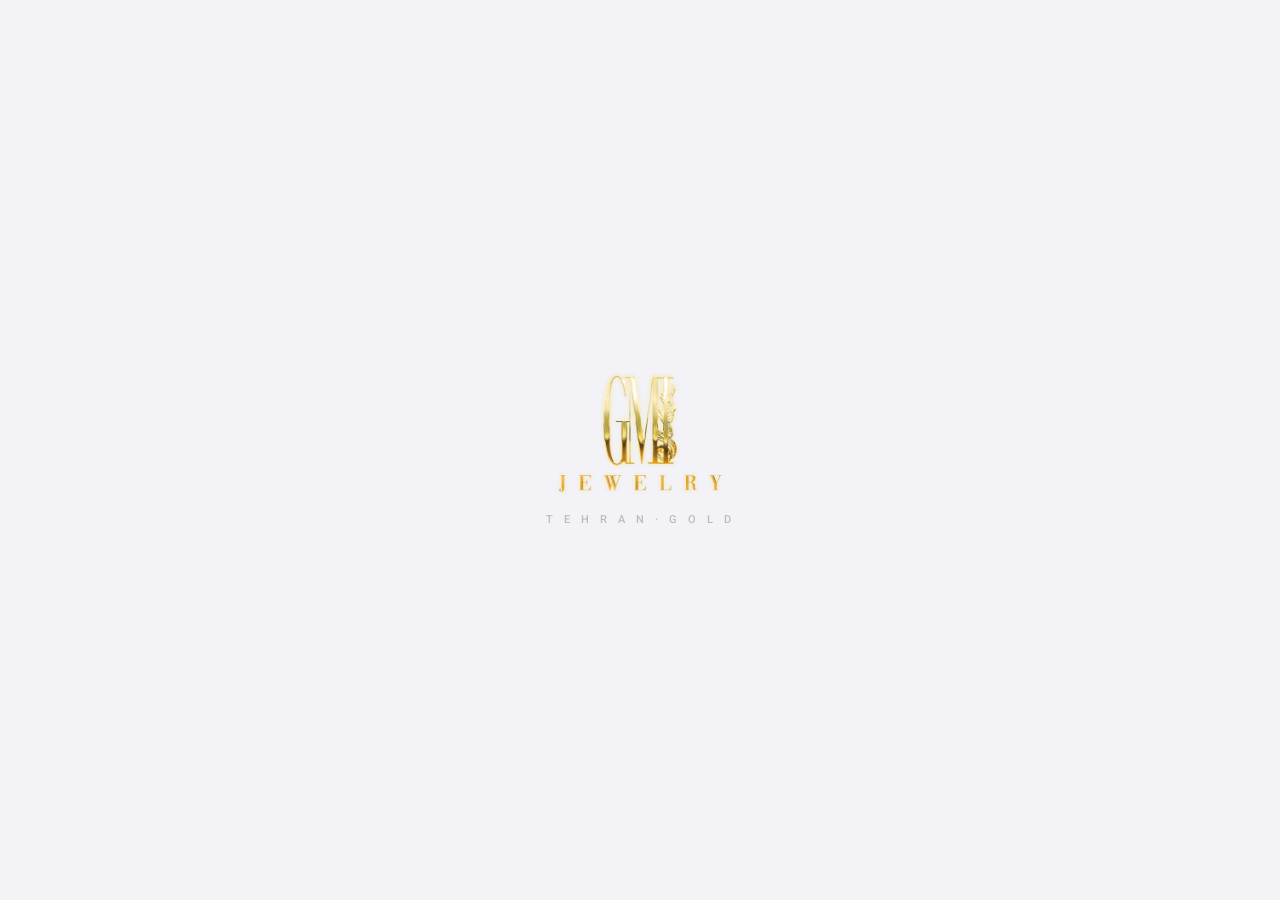
<file: index.html>
<!DOCTYPE html>
<html lang="fa" dir="rtl">
<head>
<meta charset="utf-8" />
<meta name="viewport" content="width=device-width, initial-scale=1, viewport-fit=cover, maximum-scale=1" />
<title>GMI Jewelry — بازار طلا</title>
<meta name="description" content="GMI Jewelry — بازار طلای لحظه‌ای؛ خرید و فروش طلا و سکه به‌صورت آنی." />

<!-- install / standalone -->
<meta name="apple-mobile-web-app-capable" content="yes" />
<meta name="mobile-web-app-capable" content="yes" />
<meta name="apple-mobile-web-app-status-bar-style" content="black-translucent" />
<meta name="apple-mobile-web-app-title" content="GMI" />
<meta name="theme-color" content="#0C0B0A" media="(prefers-color-scheme: dark)" />
<meta name="theme-color" content="#F2F2F7" media="(prefers-color-scheme: light)" />
<link rel="apple-touch-icon" href="assets/icon-180.png" />
<link rel="icon" type="image/png" sizes="32x32" href="assets/favicon-32.png" />
<link rel="manifest" href="manifest.json" />

<!-- WhatsApp / social preview -->
<meta property="og:type" content="website" />
<meta property="og:site_name" content="GMI Jewelry" />
<meta property="og:title" content="GMI Jewelry — بازار طلا" />
<meta property="og:description" content="نسخه اولیه اپلیکیشن GMI: بازار طلای لحظه‌ای، خرید و فروش طلا و سکه." />
<meta property="og:url" content="https://dannygmi.github.io/gmi-jewelry/" />
<meta property="og:image" content="https://dannygmi.github.io/gmi-jewelry/assets/og-image.png" />
<meta property="og:image:width" content="1200" />
<meta property="og:image:height" content="630" />
<meta name="twitter:card" content="summary_large_image" />
<meta name="twitter:title" content="GMI Jewelry — بازار طلا" />
<meta name="twitter:image" content="https://dannygmi.github.io/gmi-jewelry/assets/og-image.png" />

<link rel="stylesheet" href="assets/fonts.css" />
<link rel="stylesheet" href="assets/tokens.css" />
<link rel="stylesheet" href="assets/app.css" />
<style>
  .iconbtn .ic-sun{display:none}
  [data-theme="dark"] .iconbtn .ic-sun{display:block}
  [data-theme="dark"] .iconbtn .ic-moon{display:none}
  [data-theme="light"] .iconbtn .ic-moon{display:block}
  [data-theme="light"] .iconbtn .ic-sun{display:none}
</style>
</head>
<body>
<div class="phone" data-view="onboarding">

  <!-- SPLASH -->
  <div class="splash" id="splash">
    <img src="assets/brand/gmi-lockup.png" alt="GMI Jewelry" />
    <div class="tag">T E H R A N · G O L D</div>
  </div>

  <!-- ONBOARDING -->
  <section class="onb" data-onb>
    <img class="logo" src="assets/brand/gmi-lockup.png" alt="GMI Jewelry" />
    <h1>به GMI خوش آمدید</h1>
    <p>بازار طلای لحظه‌ای، خرید و فروش امن. شماره موبایل خود را وارد کنید.</p>
    <div class="phone-field"><span class="cc">+۹۸</span><input inputmode="numeric" value="۰۹۱۹ ۷۲۶ ۶۹۹۳" aria-label="شماره موبایل" /></div>
    <div class="otp">
      <input data-otp inputmode="numeric" maxlength="1" value="۴" />
      <input data-otp inputmode="numeric" maxlength="1" value="۸" />
      <input data-otp inputmode="numeric" maxlength="1" value="۲" />
      <input data-otp inputmode="numeric" maxlength="1" placeholder="·" />
    </div>
    <div class="foot">
      <button class="btn btn-gold" data-enter>ورود به بازار</button>
      <p style="font-size:12px;margin-top:14px;color:var(--label-3)">با ورود، شرایط استفاده را می‌پذیرید</p>
    </div>
  </section>

  <!-- NAV BAR (persistent) -->
  <div class="navbar" data-appchrome>
    <div class="brand"><img src="assets/brand/gmi-mark.png" alt="GMI" /></div>
    <div class="inline-title" data-inline-title>بازار</div>
    <button class="iconbtn" data-theme-toggle aria-label="تغییر تم">
      <svg class="ic-sun" viewBox="0 0 24 24"><circle cx="12" cy="12" r="4"/><path d="M12 2v2M12 20v2M4 12H2M22 12h-2M5 5l1.5 1.5M17.5 17.5 19 19M19 5l-1.5 1.5M6.5 17.5 5 19"/></svg>
      <svg class="ic-moon" viewBox="0 0 24 24"><path d="M21 12.8A9 9 0 1 1 11.2 3a7 7 0 0 0 9.8 9.8z"/></svg>
    </button>
  </div>

  <main class="app-scroll" data-appchrome>

    <!-- ===== بازار / MARKET ===== -->
    <section data-screen="market" class="active" data-title="بازار">
      <div class="large"><h1>بازار</h1><div class="sub"><span class="live-dot"></span>بازار باز است · شنبه ۶ تیر</div></div>

      <div class="rail">
        <div class="spot"><div class="k">طلای ۱۸</div><div class="v num">۴٬۱۸۲٬۰۰۰</div><div class="d up num">+۰٫۸۴٪</div></div>
        <div class="spot"><div class="k">سکه امامی</div><div class="v num">۴۸٬۶۵۰٬۰۰۰</div><div class="d up num">+۱٫۱۲٪</div></div>
        <div class="spot"><div class="k">مظنه آبشده</div><div class="v num">۲۳٬۰۱۸٬۰۰۰</div><div class="d up num">+۰٫۷۹٪</div></div>
        <div class="spot"><div class="k">دلار</div><div class="v num">۸۹٬۴۰۰</div><div class="d down num">−۰٫۱۱٪</div></div>
        <div class="spot"><div class="k">اونس جهانی</div><div class="v num">۳٬۳۹۸ $</div><div class="d up num">+۰٫۳۲٪</div></div>
      </div>

      <div class="ghead">آبشده</div>
      <div class="group">
        <div class="row" data-open="product" data-product="naqdi1">
          <div class="lead"><b>نقدی یک</b><span>هر گرم ۷۵۰</span></div>
          <canvas class="rsp mid" data-spark="naqdi1"></canvas>
          <div class="trail"><span class="val num" data-pricecell>۴٬۱۸۲٬۰۰۰</span><span class="pill up num">+۰٫۸۴٪</span></div>
        </div>
        <div class="row" data-open="product" data-product="naqdi2">
          <div class="lead"><b>نقدی ۲</b><span>تحویل ۷ تیر</span></div>
          <canvas class="rsp mid" data-spark="naqdi2"></canvas>
          <div class="trail"><span class="val num" data-pricecell>۴٬۱۸۰٬۵۰۰</span><span class="pill up num">+۰٫۷۹٪</span></div>
        </div>
      </div>

      <div class="ghead">سکه</div>
      <div class="group">
        <div class="row" data-open="product" data-product="emami">
          <div class="lead"><b>امامی جدید</b><span>طرح جدید</span></div>
          <canvas class="rsp mid" data-spark="emami"></canvas>
          <div class="trail"><span class="val num" data-pricecell>۴۸٬۶۵۰٬۰۰۰</span><span class="pill up num">+۱٫۱۲٪</span></div>
        </div>
        <div class="row" data-open="product" data-product="tamam">
          <div class="lead"><b>تمام قدیم</b><span>طرح قدیم</span></div>
          <canvas class="rsp mid" data-spark="tamam"></canvas>
          <div class="trail"><span class="val num" data-pricecell>۴۷٬۸۰۰٬۰۰۰</span><span class="pill up num">+۰٫۴۱٪</span></div>
        </div>
        <div class="row" data-open="product" data-product="nim">
          <div class="lead"><b>نیم جدید</b><span>طرح جدید</span></div>
          <canvas class="rsp mid" data-spark="nim"></canvas>
          <div class="trail"><span class="val num" data-pricecell>۲۵٬۲۰۰٬۰۰۰</span><span class="pill down num">−۰٫۲۲٪</span></div>
        </div>
        <div class="row" data-open="product" data-product="rob">
          <div class="lead"><b>ربع جدید</b><span>طرح جدید</span></div>
          <canvas class="rsp mid" data-spark="rob"></canvas>
          <div class="trail"><span class="val num" data-pricecell>۱۵٬۸۰۰٬۰۰۰</span><span class="pill down num">−۰٫۳۵٪</span></div>
        </div>
      </div>
    </section>

    <!-- ===== سفارش / ORDERS ===== -->
    <section data-screen="orders" data-title="سفارش‌ها">
      <div class="large"><h1>سفارش‌ها</h1></div>
      <div class="filterbar"><div class="seg"><button aria-selected="true">امروز</button><button>۷ روز</button><button>۳۰ روز</button></div></div>
      <div class="group">
        <div class="row"><div class="lead"><b>خرید · نقدی یک</b><span>۵ گرم · ۱۴:۰۲ · #۱۱۳</span></div>
          <div class="trail"><span class="val num">۲۰٬۹۱۰٬۰۰۰</span><span class="st done">انجام شد</span></div></div>
        <div class="row"><div class="lead"><b>فروش · ربع جدید</b><span>۲ عدد · ۱۳:۴۱ · #۱۱۲</span></div>
          <div class="trail"><span class="val num">۳۱٬۳۰۰٬۰۰۰</span><span class="st done">انجام شد</span></div></div>
        <div class="row"><div class="lead"><b>خرید · امامی جدید</b><span>۱ عدد · دیروز ۱۸:۲۰ · #۱۱۱</span></div>
          <div class="trail"><span class="val num">۴۸٬۶۵۰٬۰۰۰</span><span class="st rejected">رد قیمت</span></div></div>
      </div>
    </section>

    <!-- ===== گردش / TRANSACTIONS ===== -->
    <section data-screen="transactions" data-title="گردش حساب">
      <div class="large"><h1>گردش حساب</h1></div>
      <div class="ghead">یکشنبه ۳۱ خرداد</div>
      <div class="group">
        <div class="lrow2"><span class="licon debit"><svg viewBox="0 0 24 24"><path d="M12 5v14M5 12l7 7 7-7"/></svg></span>
          <div class="li"><b>پرداخت · سکه امامی</b><span>۱ عدد · سند ۴۹۳۹۱</span></div>
          <div class="la"><div class="amt debit num">−۴۸٬۶۵۰٬۰۰۰</div><div class="u">ریال</div></div></div>
        <div class="lrow2"><span class="licon debit"><svg viewBox="0 0 24 24"><path d="M12 5v14M5 12l7 7 7-7"/></svg></span>
          <div class="li"><b>خرید · نقدی یک</b><span>۵۰ گرم · فی ۴٬۱۸۲٬۰۰۰</span></div>
          <div class="la"><div class="amt debit num">−۲۰۹٬۱۰۰٬۰۰۰</div><div class="u">ریال</div></div></div>
      </div>
      <div class="ghead">چهارشنبه ۲۷ خرداد</div>
      <div class="group">
        <div class="lrow2"><span class="licon credit"><svg viewBox="0 0 24 24"><path d="M12 19V5M5 12l7-7 7 7"/></svg></span>
          <div class="li"><b>فروش · پولی کردن امامی</b><span>سند ۴۹۳۹۱</span></div>
          <div class="la"><div class="amt credit num">+۱٬۵۷۵٬۰۰۰٬۰۰۰</div><div class="u">ریال</div></div></div>
        <div class="lrow2"><span class="licon credit"><svg viewBox="0 0 24 24"><path d="M12 19V5M5 12l7-7 7 7"/></svg></span>
          <div class="li"><b>دریافت · تسویه نقدی</b><span>سند ۴۹۳۱۲</span></div>
          <div class="la"><div class="amt credit num">+۸۲۰٬۰۰۰٬۰۰۰</div><div class="u">ریال</div></div></div>
      </div>
    </section>

    <!-- ===== مانده / BALANCE ===== -->
    <section data-screen="balance" data-title="مانده">
      <div class="large"><h1>مانده</h1></div>
      <div class="gold-card">
        <img class="gc-seal" src="assets/brand/gmi-mark.png" alt="" />
        <div class="gc-k">موجودی طلا</div>
        <div class="gc-big"><span class="num ltr">۱۵۲٫۳۰۰</span> <span class="u">گرم</span></div>
        <div class="gc-sub"><span class="ltr">▲ ۱٫۰۶٪</span> امروز · <span class="num ltr">+۶٬۹۴۰٬۰۰۰</span> تومان</div>
        <canvas class="gc-area" data-area="gold"></canvas>
      </div>
      <div class="quick">
        <button class="qa" data-open="product" data-product="naqdi1"><span class="c"><svg viewBox="0 0 24 24"><path d="M12 5v14M5 12h14"/></svg></span>خرید</button>
        <button class="qa"><span class="c"><svg viewBox="0 0 24 24"><path d="M7 7h13l-3-3M17 17H4l3 3"/></svg></span>تبدیل</button>
        <button class="qa"><span class="c"><svg viewBox="0 0 24 24"><path d="M22 2 11 13M22 2l-7 20-4-9-9-4 20-7z"/></svg></span>انتقال</button>
        <button class="qa" data-go="transactions"><span class="c"><svg viewBox="0 0 24 24"><rect x="4" y="4" width="16" height="16" rx="3"/><path d="M8 10h8M8 14h5"/></svg></span>گردش</button>
      </div>
      <div class="ghead">دارایی‌ها</div>
      <div class="group">
        <div class="row"><div class="lead"><b>طلا</b><span>۱۵۲٫۳۰۰ گرم</span></div>
          <div class="trail"><span class="val num">۶۳۶٬۹۱۸٬۶۰۰</span><span class="val-sub">ارزش روز · تومان</span></div></div>
        <div class="row"><div class="lead"><b>ریال</b><span>موجودی نقدی</span></div>
          <div class="trail"><span class="val num">۲٬۸۴۷٬۵۰۰٬۰۰۰</span><span class="val-sub">تومان</span></div></div>
      </div>
      <div class="ghead">امروز</div>
      <div class="group">
        <div class="row"><div class="lead"><b>اسپرد ثبت‌شده</b><span>سود معاملات امروز</span></div>
          <div class="trail"><span class="val num ltr" style="color:var(--up)">+۱٬۲۴۰٬۰۰۰</span><span class="val-sub">تومان</span></div></div>
        <div class="row"><div class="lead"><b>ارزش کل پرتفوی</b><span>طلا + ریال</span></div>
          <div class="trail"><span class="val num">۳٬۴۸۴٬۴۱۸٬۶۰۰</span><span class="val-sub">تومان</span></div></div>
      </div>
    </section>

    <!-- ===== چت / CHAT ===== -->
    <section data-screen="chat" data-title="گفتگو">
      <div class="large"><h1>گفتگو</h1></div>
      <div class="chat-sections">
        <button class="active">مالی</button><button>حسابداری</button><button>سفارش</button><button>بنکداری تهران</button><button>عمومی</button>
      </div>
      <div class="chat-list" data-chat-list>
        <div class="bubble them"><div class="bubble-text">سلام، خدمت شما. بفرمایید.</div><div class="bubble-meta">۱۰:۱۲ · پشتیبانی</div></div>
        <div class="bubble me"><div class="bubble-text">سلام خسته نباشید</div><div class="bubble-meta">۱۰:۱۳</div></div>
        <div class="bubble me"><div class="bubble-text">لطفاً پرینت حساب وزنی از اول سال ارسال بفرمایید</div><div class="bubble-meta">۱۰:۱۳</div></div>
        <div class="bubble them"><div class="attach"><div class="ic">PDF</div><div><div style="font-size:14px;font-weight:600">TRIMsC.pdf</div><div style="font-size:12px;color:var(--label-2)">۲٫۳ مگابایت</div></div></div><div class="bubble-meta">۱۲:۱۲ · حسابداری</div></div>
        <div class="bubble them"><div class="bubble-text">فرستادم خدمتتان. در خدمتیم.</div><div class="bubble-meta">۱۲:۱۳ · حسابداری</div></div>
      </div>
      <form class="composer" data-chat-form>
        <input data-chat-input placeholder="پیام بنویسید…" aria-label="پیام" />
        <button class="send" type="submit" aria-label="ارسال"><svg viewBox="0 0 24 24" fill="none" stroke="currentColor" stroke-width="2"><path d="M22 2 11 13M22 2l-7 20-4-9-9-4 20-7z"/></svg></button>
      </form>
    </section>

  </main>

  <!-- TAB BAR -->
  <nav class="tabbar" data-appchrome>
    <button class="tab active" data-tab="market"><svg viewBox="0 0 24 24"><path d="M4 19V5M9 19V11M14 19v-6M19 19V8"/></svg><span>بازار</span></button>
    <button class="tab" data-tab="orders"><svg viewBox="0 0 24 24"><rect x="5" y="3" width="14" height="18" rx="2.5"/><path d="M9 8h6M9 12h6M9 16h4"/></svg><span>سفارش</span></button>
    <button class="tab" data-tab="transactions"><svg viewBox="0 0 24 24"><path d="M7 7h13l-3-3M17 17H4l3 3"/></svg><span>گردش</span></button>
    <button class="tab" data-tab="balance"><svg viewBox="0 0 24 24"><rect x="3" y="6" width="18" height="13" rx="2.5"/><path d="M3 10.5h18M16 14h2.5"/></svg><span>مانده</span></button>
    <button class="tab" data-tab="chat"><svg viewBox="0 0 24 24"><path d="M21 15a2 2 0 0 1-2 2H8l-4 4V5a2 2 0 0 1 2-2h13a2 2 0 0 1 2 2z"/></svg><span>چت</span></button>
  </nav>

  <!-- PRODUCT SHEET -->
  <div data-sheet="product">
    <div class="scrim"></div>
    <div class="sheet-card">
      <div class="grabber"></div>
      <div class="sheet-pad">
        <div class="sheet-head">
          <div><div class="t" data-pf="name">نقدی یک</div><div class="s" data-pf="sub">هر گرم ۷۵۰</div></div>
          <button class="xbtn" data-close aria-label="بستن">✕</button>
        </div>
        <div class="detail-price"><span class="p num" data-pf="buy">۴٬۱۸۲٬۰۰۰</span><span class="delta up num" data-pf="change">+۰٫۸۴٪</span></div>
        <div class="chartwrap"><canvas data-chart="candles"></canvas></div>
        <div class="seg" style="margin:6px 0 16px"><button aria-selected="true">۱ روز</button><button>۱ هفته</button><button>۱ ماه</button><button>۱ سال</button></div>

        <div class="group" style="margin-inline:0">
          <div class="lrow"><span class="l">فروش</span><span class="v num" data-pf="sell">۴٬۱۶۵٬۰۰۰</span></div>
          <div class="lrow"><span class="l">اسپرد</span><span class="v num" data-pf="spread">۱۷٬۰۰۰</span></div>
          <div class="lrow"><span class="l">مظنه</span><span class="v num" data-pf="premium">+۱٫۲۰٪</span></div>
        </div>

        <div class="seg seg--buy" style="margin-top:16px">
          <button data-side="buy" aria-selected="true">خرید</button>
          <button data-side="sell" aria-selected="false">فروش</button>
        </div>

        <div class="group" style="margin-inline:0;margin-top:12px">
          <div class="field"><span class="fl">مقدار (<span data-conv="unit">گرم</span>)</span>
            <input data-conv="gram" inputmode="decimal" placeholder="۵" />
            <div class="stepper"><button data-step="down">−</button><button data-step="up">+</button></div></div>
          <div class="lrow"><span class="l">مبلغ کل</span><span class="v num" data-conv="total">۰ تومان</span></div>
        </div>
        <div class="gfoot" data-conv="minmax">از ۱ تا ۲۰۰۰ گرم</div>

        <button class="btn btn-gold" data-confirm-open style="margin-top:16px">ادامه</button>
      </div>
    </div>
  </div>

  <!-- CONFIRM / QUOTE-LOCK -->
  <div data-sheet="confirm">
    <div class="scrim"></div>
    <div class="lock-card">
      <div class="grabber"></div>
      <div class="lock-inner">
        <div data-confirmbody>
          <img class="seal" src="assets/brand/gmi-mark.png" alt="" />
          <div class="lock-dir"><b data-cf="side">خرید</b> · <span data-cf="name">نقدی یک</span></div>
          <div class="lock-price"><span class="num" data-cf="totalbig">۲۰٬۹۱۰٬۰۰۰</span> <span class="cur">تومان</span></div>

          <div class="lock-rows">
            <div class="lrow"><span class="l">مقدار</span><span class="v num" data-cf="qty">۵ گرم</span></div>
            <div class="lrow"><span class="l">فی واحد</span><span class="v num" data-cf="price">۴٬۱۸۲٬۰۰۰</span></div>
            <div class="lrow"><span class="l">اسپرد</span><span class="v num" data-cf="spread">۱۷٬۰۰۰</span></div>
          </div>

          <div class="lock-ring">
            <svg width="108" height="108" viewBox="0 0 108 108"><circle class="track" cx="54" cy="54" r="48"></circle><circle class="prog" id="cdRing" cx="54" cy="54" r="48"></circle></svg>
            <div class="cd"><b id="cdNum">۳۰</b><span>ثانیه</span></div>
          </div>

          <div class="irrev" data-cf="state">قیمت برای شما قفل شده است. پس از تأیید، <b>معامله قابل لغو نیست.</b></div>
          <button class="btn btn-gold hold" data-holdbtn><span class="fill" data-holdfill></span><span>نگه دارید تا تأیید شود</span></button>
          <div class="hold-hint">برای امنیت، دکمه را لمس کرده و نگه دارید</div>
          <button class="btn btn-text" data-close style="margin-top:6px">انصراف</button>
        </div>
        <div class="lock-result" data-result>
          <div class="ok">✓</div>
          <div style="font-size:22px;font-weight:700">سفارش ثبت شد</div>
          <p style="color:var(--label-2);font-size:15px;margin:8px 0 0">قیمت قفل شد و سفارش برای دلال ارسال شد.</p>
          <button class="btn btn-gold" data-go="market" style="margin-top:24px">بازگشت به بازار</button>
        </div>
      </div>
    </div>
  </div>

</div>

<script src="assets/data.js"></script>
<script src="assets/charts.js"></script>
<script src="assets/app.js"></script>
<script>
  (function(){
    var root=document.documentElement, phone=document.querySelector('.phone'), splash=document.getElementById('splash');
    if(!root.dataset.theme) root.dataset.theme = matchMedia('(prefers-color-scheme: light)').matches ? 'light' : 'dark';
    setTimeout(function(){ if(splash){ splash.style.transition='opacity .5s'; splash.style.opacity='0'; setTimeout(function(){ splash.style.display='none'; },520);} }, 1400);
    var enter=document.querySelector('[data-enter]');
    if(enter) enter.addEventListener('click', function(){ phone.setAttribute('data-view','app'); if(window.APP) window.APP.showScreen('market'); });
  })();
</script>
</body>
</html>
</file>
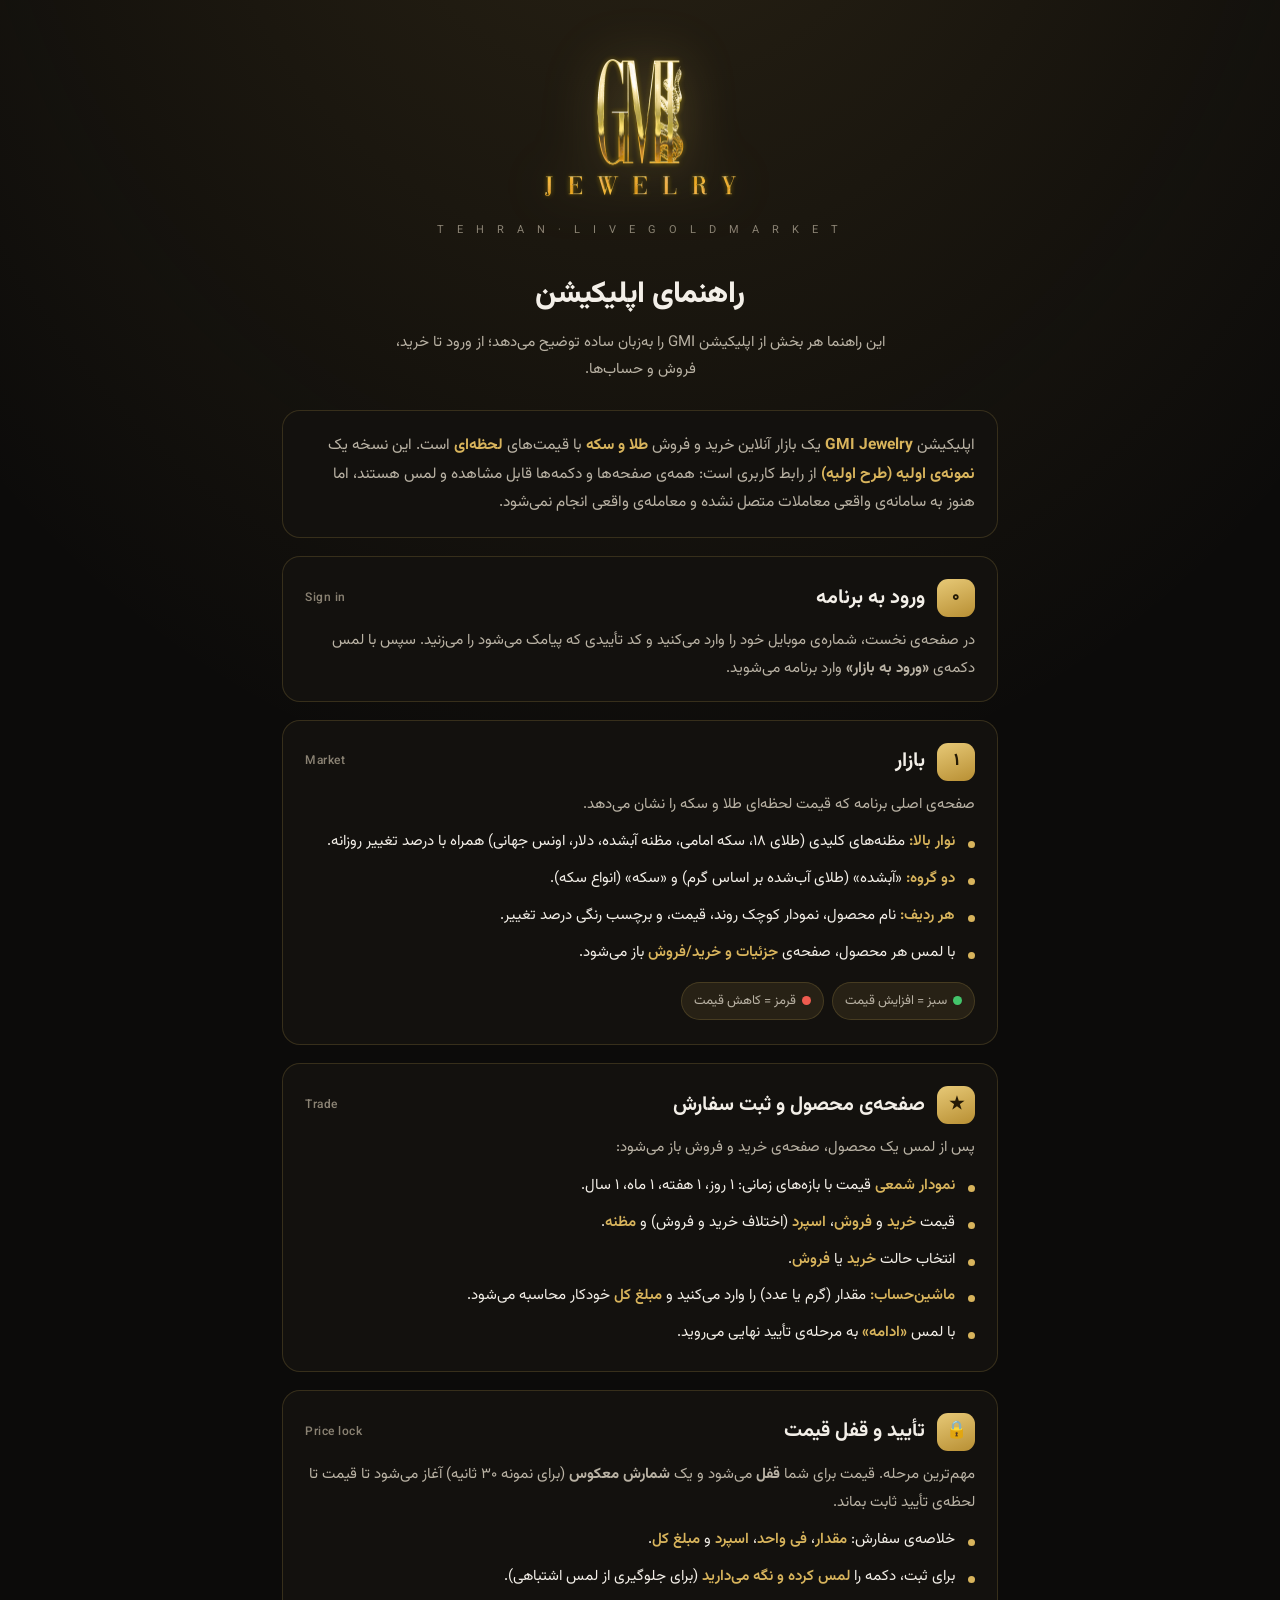
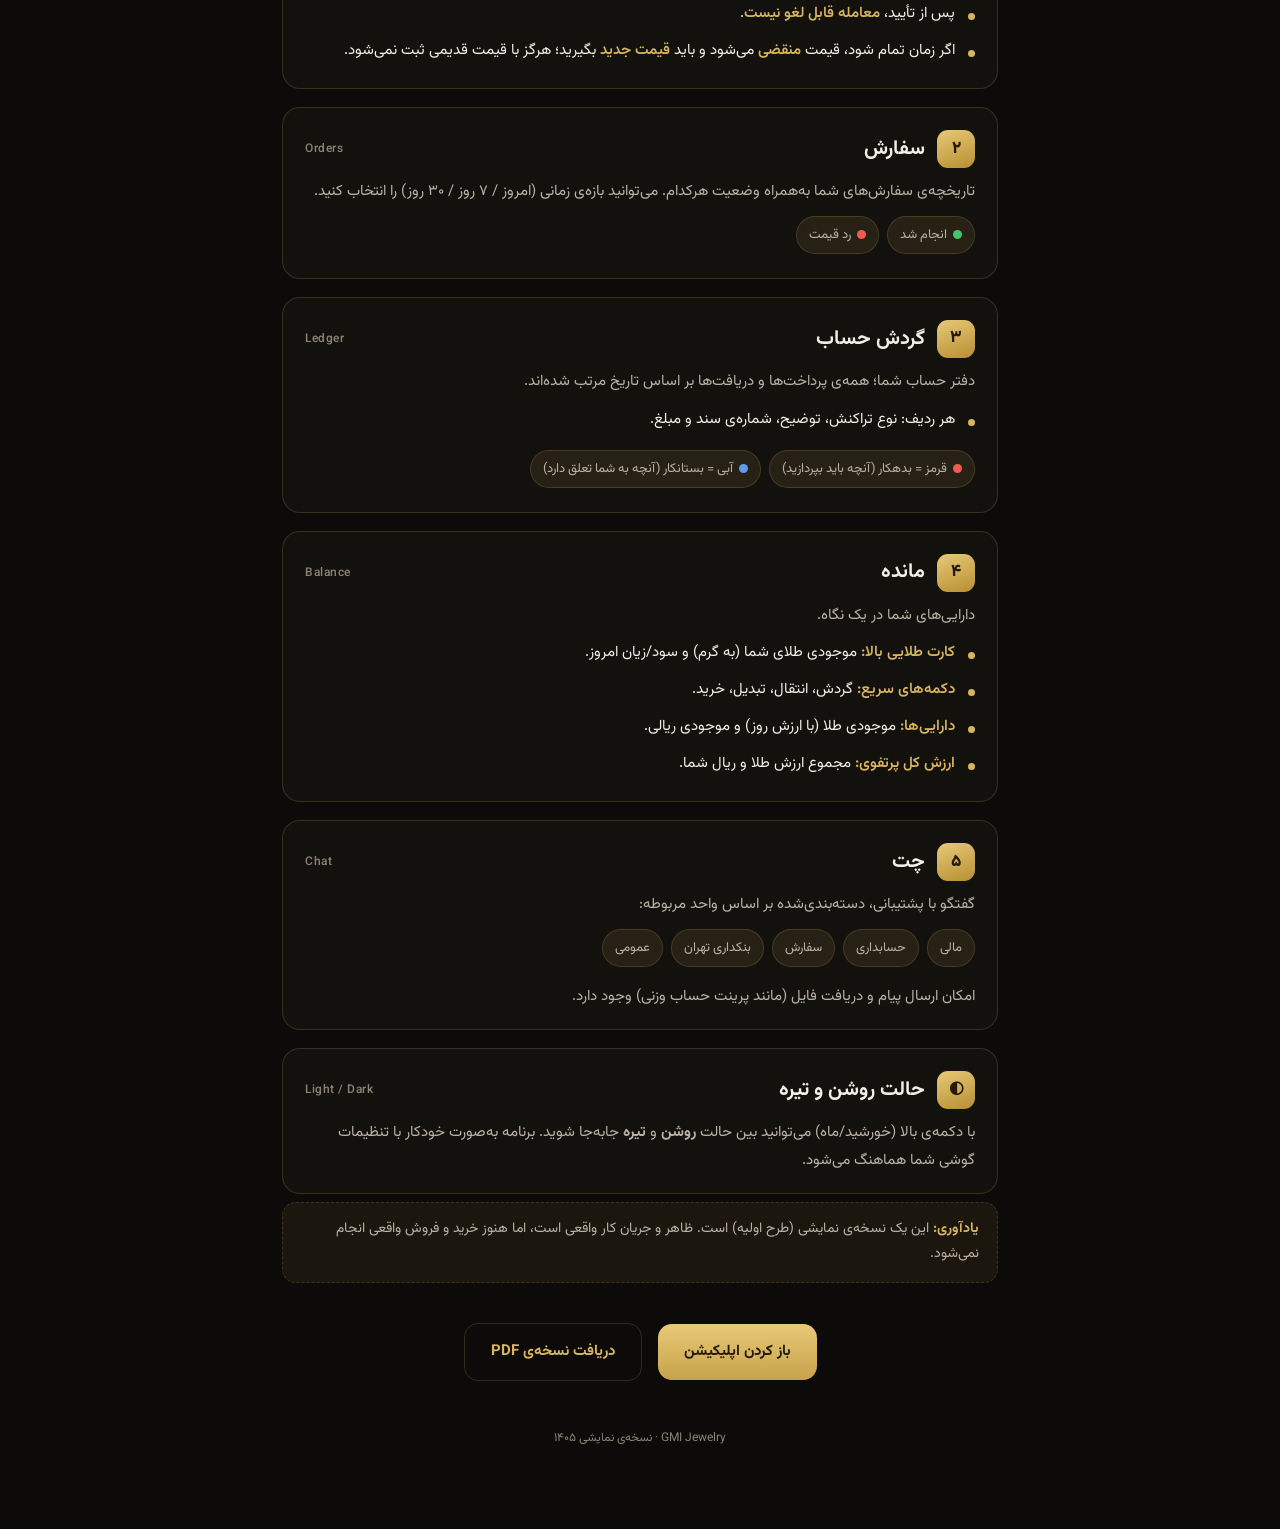
<file: guide.html>
<!DOCTYPE html>
<html lang="fa" dir="rtl">
<head>
<meta charset="utf-8" />
<meta name="viewport" content="width=device-width, initial-scale=1, viewport-fit=cover" />
<title>راهنمای اپلیکیشن GMI Jewelry</title>
<meta name="description" content="راهنمای فارسی بخش‌های اپلیکیشن GMI Jewelry — بازار طلای لحظه‌ای." />
<meta name="theme-color" content="#0C0B0A" />
<meta property="og:title" content="راهنمای اپلیکیشن GMI Jewelry" />
<meta property="og:description" content="توضیح هر بخش از اپلیکیشن طلای GMI به زبان فارسی." />
<meta property="og:image" content="https://dannygmi.github.io/gmi-jewelry/assets/og-image.png" />
<meta property="og:url" content="https://dannygmi.github.io/gmi-jewelry/guide.html" />
<link rel="apple-touch-icon" href="assets/icon-180.png" />
<style>
  @import url('https://fonts.googleapis.com/css2?family=Vazirmatn:wght@300;400;500;600;700;800&display=swap');
  :root{ --bg:#0c0b0a; --paper:#13110e; --ink:#f3efe8; --ink2:#b9b2a4; --ink3:#8a8273;
         --gold:#d8b45c; --gold2:#c8a24b; --line:rgba(216,180,92,.18); --up:#43c46b; --down:#ef5b4f; --blue:#5b9bf0;
         --maxw:760px; }
  *{ box-sizing:border-box; -webkit-tap-highlight-color:transparent; }
  html,body{ margin:0; padding:0; background:
      radial-gradient(120% 60% at 50% -10%, rgba(200,162,75,.16), transparent 60%), var(--bg);
      color:var(--ink); font-family:'Vazirmatn',sans-serif; line-height:1.85; -webkit-font-smoothing:antialiased; }
  .wrap{ max-width:var(--maxw); margin:0 auto; padding:0 22px 80px; }

  header{ text-align:center; padding:54px 0 26px; }
  header img{ width:200px; max-width:62%; filter:drop-shadow(0 0 26px rgba(216,180,92,.35)); }
  header .tag{ letter-spacing:5px; font-size:11px; color:var(--ink3); margin-top:8px; }
  header h1{ font-size:30px; font-weight:800; margin:26px 0 6px; letter-spacing:-.3px; }
  header p{ color:var(--ink2); font-size:15px; max-width:520px; margin:0 auto; }
  .hairline{ height:1px; background:linear-gradient(90deg,transparent,var(--line),transparent); margin:30px 0; }

  .lead{ background:var(--paper); border:1px solid var(--line); border-radius:18px; padding:20px 22px; font-size:15.5px; color:var(--ink2); }
  .lead b{ color:var(--gold); font-weight:700; }

  section{ background:var(--paper); border:1px solid var(--line); border-radius:18px; padding:22px 22px 8px; margin-top:18px; }
  .sec-h{ display:flex; align-items:center; gap:12px; margin-bottom:4px; }
  .badge{ flex:0 0 auto; width:38px; height:38px; border-radius:11px; display:flex; align-items:center; justify-content:center;
          background:linear-gradient(160deg,#e7c977,#b88f33); color:#241a06; font-weight:800; font-size:17px; }
  .sec-h h2{ font-size:20px; font-weight:700; margin:0; }
  .sec-h .en{ color:var(--ink3); font-size:12px; font-weight:500; margin-inline-start:auto; letter-spacing:.5px; }
  section p{ font-size:15px; color:var(--ink2); margin:10px 0; }
  section ul{ list-style:none; padding:0; margin:8px 0 16px; }
  section li{ position:relative; padding-inline-start:20px; margin:9px 0; font-size:15px; color:var(--ink); }
  section li::before{ content:""; position:absolute; inset-inline-start:0; top:13px; width:7px; height:7px; border-radius:50%; background:var(--gold); }
  section li b{ color:var(--gold); font-weight:600; }
  .chips{ display:flex; flex-wrap:wrap; gap:8px; margin:6px 0 16px; }
  .chip{ font-size:13px; padding:6px 12px; border-radius:999px; background:rgba(216,180,92,.10); border:1px solid var(--line); color:var(--ink2); }
  .dot{ display:inline-block; width:9px; height:9px; border-radius:50%; vertical-align:middle; margin-inline-end:6px; }
  .note{ background:rgba(216,180,92,.07); border:1px dashed var(--line); border-radius:14px; padding:14px 18px; font-size:14px; color:var(--ink2); margin-top:8px; }
  .note b{ color:var(--gold); }

  .cta{ text-align:center; margin-top:34px; }
  .btn{ display:inline-block; text-decoration:none; font-weight:700; font-size:15px; padding:14px 26px; border-radius:14px; margin:6px; }
  .btn-gold{ background:linear-gradient(180deg,#e7c977,#c8a24b); color:#241a06; }
  .btn-ghost{ background:transparent; color:var(--gold); border:1px solid var(--line); }
  footer{ text-align:center; color:var(--ink3); font-size:12px; margin-top:40px; }

  @media print{
    html,body{ background:#fff; color:#1a1a1a; }
    .wrap{ max-width:100%; }
    header img{ filter:none; } header .tag,.en{ color:#888; }
    .lead,section,.note{ background:#fff; border:1px solid #e6e0d2; }
    section p,.lead,section li,.note{ color:#333; }
    .badge{ color:#241a06; } .btn,.cta,.noprint{ display:none !important; }
    .sec-h h2,header h1,section li b,.lead b{ color:#9a7b2f; }
  }
</style>
</head>
<body>
<div class="wrap">

  <header>
    <img src="assets/brand/gmi-lockup.png" alt="GMI Jewelry" />
    <div class="tag">T E H R A N · L I V E   G O L D   M A R K E T</div>
    <h1>راهنمای اپلیکیشن</h1>
    <p>این راهنما هر بخش از اپلیکیشن GMI را به‌زبان ساده توضیح می‌دهد؛ از ورود تا خرید، فروش و حساب‌ها.</p>
  </header>

  <div class="lead">
    اپلیکیشن <b>GMI Jewelry</b> یک بازار آنلاین خرید و فروش <b>طلا و سکه</b> با قیمت‌های <b>لحظه‌ای</b> است.
    این نسخه یک <b>نمونه‌ی اولیه (طرح اولیه)</b> از رابط کاربری است: همه‌ی صفحه‌ها و دکمه‌ها قابل مشاهده و لمس هستند،
    اما هنوز به سامانه‌ی واقعی معاملات متصل نشده و معامله‌ی واقعی انجام نمی‌شود.
  </div>

  <section>
    <div class="sec-h"><div class="badge">۰</div><h2>ورود به برنامه</h2><span class="en">Sign in</span></div>
    <p>در صفحه‌ی نخست، شماره‌ی موبایل خود را وارد می‌کنید و کد تأییدی که پیامک می‌شود را می‌زنید. سپس با لمس دکمه‌ی <b>«ورود به بازار»</b> وارد برنامه می‌شوید.</p>
  </section>

  <section>
    <div class="sec-h"><div class="badge">۱</div><h2>بازار</h2><span class="en">Market</span></div>
    <p>صفحه‌ی اصلی برنامه که قیمت لحظه‌ای طلا و سکه را نشان می‌دهد.</p>
    <ul>
      <li><b>نوار بالا:</b> مظنه‌های کلیدی (طلای ۱۸، سکه امامی، مظنه آبشده، دلار، اونس جهانی) همراه با درصد تغییر روزانه.</li>
      <li><b>دو گروه:</b> «آبشده» (طلای آب‌شده بر اساس گرم) و «سکه» (انواع سکه).</li>
      <li><b>هر ردیف:</b> نام محصول، نمودار کوچک روند، قیمت، و برچسب رنگی درصد تغییر.</li>
      <li>با لمس هر محصول، صفحه‌ی <b>جزئیات و خرید/فروش</b> باز می‌شود.</li>
    </ul>
    <div class="chips">
      <span class="chip"><span class="dot" style="background:var(--up)"></span>سبز = افزایش قیمت</span>
      <span class="chip"><span class="dot" style="background:var(--down)"></span>قرمز = کاهش قیمت</span>
    </div>
  </section>

  <section>
    <div class="sec-h"><div class="badge">★</div><h2>صفحه‌ی محصول و ثبت سفارش</h2><span class="en">Trade</span></div>
    <p>پس از لمس یک محصول، صفحه‌ی خرید و فروش باز می‌شود:</p>
    <ul>
      <li><b>نمودار شمعی</b> قیمت با بازه‌های زمانی: ۱ روز، ۱ هفته، ۱ ماه، ۱ سال.</li>
      <li>قیمت <b>خرید</b> و <b>فروش</b>، <b>اسپرد</b> (اختلاف خرید و فروش) و <b>مظنه</b>.</li>
      <li>انتخاب حالت <b>خرید</b> یا <b>فروش</b>.</li>
      <li><b>ماشین‌حساب:</b> مقدار (گرم یا عدد) را وارد می‌کنید و <b>مبلغ کل</b> خودکار محاسبه می‌شود.</li>
      <li>با لمس <b>«ادامه»</b> به مرحله‌ی تأیید نهایی می‌روید.</li>
    </ul>
  </section>

  <section>
    <div class="sec-h"><div class="badge">🔒</div><h2>تأیید و قفل قیمت</h2><span class="en">Price lock</span></div>
    <p>مهم‌ترین مرحله. قیمت برای شما <b>قفل</b> می‌شود و یک <b>شمارش معکوس</b> (برای نمونه ۳۰ ثانیه) آغاز می‌شود تا قیمت تا لحظه‌ی تأیید ثابت بماند.</p>
    <ul>
      <li>خلاصه‌ی سفارش: <b>مقدار</b>، <b>فی واحد</b>، <b>اسپرد</b> و <b>مبلغ کل</b>.</li>
      <li>برای ثبت، دکمه را <b>لمس کرده و نگه می‌دارید</b> (برای جلوگیری از لمس اشتباهی).</li>
      <li>پس از تأیید، <b>معامله قابل لغو نیست</b>.</li>
      <li>اگر زمان تمام شود، قیمت <b>منقضی</b> می‌شود و باید <b>قیمت جدید</b> بگیرید؛ هرگز با قیمت قدیمی ثبت نمی‌شود.</li>
    </ul>
  </section>

  <section>
    <div class="sec-h"><div class="badge">۲</div><h2>سفارش</h2><span class="en">Orders</span></div>
    <p>تاریخچه‌ی سفارش‌های شما به‌همراه وضعیت هرکدام. می‌توانید بازه‌ی زمانی (امروز / ۷ روز / ۳۰ روز) را انتخاب کنید.</p>
    <div class="chips">
      <span class="chip"><span class="dot" style="background:var(--up)"></span>انجام شد</span>
      <span class="chip"><span class="dot" style="background:var(--down)"></span>رد قیمت</span>
    </div>
  </section>

  <section>
    <div class="sec-h"><div class="badge">۳</div><h2>گردش حساب</h2><span class="en">Ledger</span></div>
    <p>دفتر حساب شما؛ همه‌ی پرداخت‌ها و دریافت‌ها بر اساس تاریخ مرتب شده‌اند.</p>
    <ul>
      <li>هر ردیف: نوع تراکنش، توضیح، شماره‌ی سند و مبلغ.</li>
    </ul>
    <div class="chips">
      <span class="chip"><span class="dot" style="background:var(--down)"></span>قرمز = بدهکار (آنچه باید بپردازید)</span>
      <span class="chip"><span class="dot" style="background:var(--blue)"></span>آبی = بستانکار (آنچه به شما تعلق دارد)</span>
    </div>
  </section>

  <section>
    <div class="sec-h"><div class="badge">۴</div><h2>مانده</h2><span class="en">Balance</span></div>
    <p>دارایی‌های شما در یک نگاه.</p>
    <ul>
      <li><b>کارت طلایی بالا:</b> موجودی طلای شما (به گرم) و سود/زیان امروز.</li>
      <li><b>دکمه‌های سریع:</b> گردش، انتقال، تبدیل، خرید.</li>
      <li><b>دارایی‌ها:</b> موجودی طلا (با ارزش روز) و موجودی ریالی.</li>
      <li><b>ارزش کل پرتفوی:</b> مجموع ارزش طلا و ریال شما.</li>
    </ul>
  </section>

  <section>
    <div class="sec-h"><div class="badge">۵</div><h2>چت</h2><span class="en">Chat</span></div>
    <p>گفتگو با پشتیبانی، دسته‌بندی‌شده بر اساس واحد مربوطه:</p>
    <div class="chips">
      <span class="chip">مالی</span><span class="chip">حسابداری</span><span class="chip">سفارش</span>
      <span class="chip">بنکداری تهران</span><span class="chip">عمومی</span>
    </div>
    <p>امکان ارسال پیام و دریافت فایل (مانند پرینت حساب وزنی) وجود دارد.</p>
  </section>

  <section>
    <div class="sec-h"><div class="badge">◐</div><h2>حالت روشن و تیره</h2><span class="en">Light / Dark</span></div>
    <p>با دکمه‌ی بالا (خورشید/ماه) می‌توانید بین حالت <b>روشن</b> و <b>تیره</b> جابه‌جا شوید. برنامه به‌صورت خودکار با تنظیمات گوشی شما هماهنگ می‌شود.</p>
  </section>

  <div class="note">
    <b>یادآوری:</b> این یک نسخه‌ی نمایشی (طرح اولیه) است. ظاهر و جریان کار واقعی است، اما هنوز خرید و فروش واقعی انجام نمی‌شود.
  </div>

  <div class="cta noprint">
    <a class="btn btn-gold" href="index.html">باز کردن اپلیکیشن</a>
    <a class="btn btn-ghost" href="javascript:window.print()">دریافت نسخه‌ی PDF</a>
  </div>

  <footer>GMI Jewelry · نسخه‌ی نمایشی ۱۴۰۵</footer>
</div>
</body>
</html>
</file>
<file: assets/fonts.css>
/* GMI mockup — type foundation. Helvetica (Latin) + Vazirmatn (Farsi). Strong weight + italic contrast. */
@import url('https://fonts.googleapis.com/css2?family=Vazirmatn:wght@100;300;400;500;600;700;800;900&display=swap');

:root {
  /* Latin = true Helvetica on macOS; graceful fallbacks elsewhere */
  --font-latin: 'Helvetica Neue', Helvetica, 'Inter', Arial, sans-serif;
  --font-fa: 'Vazirmatn', 'Helvetica Neue', Helvetica, sans-serif;
  --font-ui: var(--font-fa); /* app is Farsi-first; Latin glyphs still resolve via fallback */
}

/* base */
html { font-family: var(--font-ui); -webkit-font-smoothing: antialiased; text-rendering: optimizeLegibility; }
body { font-weight: 400; letter-spacing: 0; }

/* weight scale (Swiss/luxury contrast) */
.w-thin   { font-weight: 100; }
.w-light  { font-weight: 300; }
.w-reg    { font-weight: 400; }
.w-med    { font-weight: 500; }
.w-semi   { font-weight: 600; }
.w-bold   { font-weight: 700; }
.w-black  { font-weight: 800; }

/* italic accents — used for labels, sub-states, editorial emphasis (Latin only; Vazirmatn lacks true italic so we slant lightly) */
.it { font-style: italic; }
:lang(fa) .it, [dir="rtl"] .it { font-style: normal; transform: skewX(-7deg); display: inline-block; } /* faux-italic for Farsi accents, used sparingly */

/* numerals: tabular alignment for prices/timers/columns */
.tnum { font-variant-numeric: tabular-nums lining-nums; font-feature-settings: 'tnum' 1, 'lnum' 1; }
/* numeric cells stay LTR inside the RTL shell */
.ltr  { direction: ltr; unicode-bidi: isolate; }

/* type scale (mobile pt) — display down to caption */
.t-display { font-size: 40px; line-height: 1.04; font-weight: 700; letter-spacing: -0.5px; }
.t-h1 { font-size: 28px; line-height: 1.1; font-weight: 700; letter-spacing: -0.3px; }
.t-h2 { font-size: 22px; line-height: 1.15; font-weight: 600; }
.t-title { font-size: 18px; line-height: 1.25; font-weight: 600; }
.t-body { font-size: 15px; line-height: 1.55; font-weight: 400; }
.t-label { font-size: 13px; line-height: 1.3; font-weight: 500; letter-spacing: 0.2px; }
.t-cap { font-size: 11.5px; line-height: 1.3; font-weight: 500; letter-spacing: 0.3px; }
.t-mono-price { font-variant-numeric: tabular-nums; font-weight: 600; letter-spacing: 0.2px; }
</file>
<file: assets/tokens.css>
/* GMI Jewelry — Apple-native token system. Light + Dark. iOS system colors + restrained gold accent. */

/* ---------- DARK (default) ---------- */
:root, [data-theme="dark"] {
  color-scheme: dark;
  --bg:           #000000;   /* grouped page background */
  --surface:      #1C1C1E;   /* card / grouped cell */
  --surface-2:    #2C2C2E;   /* elevated / pressed / fills */
  --surface-el:   #2C2C2E;
  --nav-bg:       rgba(20,20,22,0.72);  /* nav/tab material */

  --label:        #FFFFFF;
  --label-2:      rgba(235,235,245,0.62);
  --label-3:      rgba(235,235,245,0.32);
  --label-4:      rgba(235,235,245,0.18);
  --text-hi: var(--label); --text-mid: var(--label-2); --text-lo: var(--label-3);

  --separator:    rgba(84,84,88,0.60);
  --separator-op: #38383A;   /* opaque separator */
  --border: var(--separator);
  --fill:         rgba(118,118,128,0.24);
  --fill-2:       rgba(118,118,128,0.16);

  --gold:         #E3BE5A;   /* accent on dark — bright, legible */
  --gold-2:       #C8A24B;
  --gold-deep:    #8A6C30;
  --gold-tint:    rgba(227,190,90,0.16);

  --up:           #32D74B;
  --down:         #FF453A;
  --debit:        #FF453A;   /* you owe */
  --credit:       #0A84FF;   /* you're owed */
  --on-gold:      #1A1407;

  --shadow-card:  0 0 0 0 transparent;
  --shadow-float: 0 12px 40px -8px rgba(0,0,0,0.6);
  --glass-tint:   rgba(28,28,30,0.55);
  --glass-blur:   30px;
  --glass-border: rgba(255,255,255,0.10);
}

/* ---------- LIGHT ---------- */
[data-theme="light"] {
  color-scheme: light;
  --bg:           #F2F2F7;   /* grouped page background */
  --surface:      #FFFFFF;   /* card / grouped cell */
  --surface-2:    #F2F2F7;
  --surface-el:   #FFFFFF;
  --nav-bg:       rgba(249,249,251,0.78);

  --label:        #000000;
  --label-2:      rgba(60,60,67,0.60);
  --label-3:      rgba(60,60,67,0.30);
  --label-4:      rgba(60,60,67,0.18);

  --separator:    rgba(60,60,67,0.29);
  --separator-op: #C6C6C8;
  --fill:         rgba(118,118,128,0.12);
  --fill-2:       rgba(118,118,128,0.08);

  --gold:         #9A6F12;   /* accent text/icon on light — deep enough for contrast */
  --gold-2:       #B8860B;
  --gold-deep:    #7A5910;
  --gold-tint:    rgba(184,134,11,0.12);

  --up:           #248A3D;
  --down:         #D70015;
  --debit:        #D70015;
  --credit:       #0066CC;
  --on-gold:      #FFFFFF;

  --shadow-card:  0 1px 2px rgba(0,0,0,0.05);
  --shadow-float: 0 12px 40px -8px rgba(0,0,0,0.18);
  --glass-tint:   rgba(249,249,251,0.62);
  --glass-blur:   30px;
  --glass-border: rgba(0,0,0,0.06);
}

/* auto = follow system when no explicit theme set */
@media (prefers-color-scheme: light) {
  :root:not([data-theme="dark"]):not([data-theme="light"]) {
    color-scheme: light;
    --bg:#F2F2F7; --surface:#FFFFFF; --surface-2:#F2F2F7; --surface-el:#FFFFFF; --nav-bg:rgba(249,249,251,0.78);
    --label:#000000; --label-2:rgba(60,60,67,0.60); --label-3:rgba(60,60,67,0.30); --label-4:rgba(60,60,67,0.18);
    --text-hi:#000000; --text-mid:rgba(60,60,67,0.60); --text-lo:rgba(60,60,67,0.30);
    --separator:rgba(60,60,67,0.29); --separator-op:#C6C6C8; --fill:rgba(118,118,128,0.12); --fill-2:rgba(118,118,128,0.08);
    --gold:#9A6F12; --gold-2:#B8860B; --gold-deep:#7A5910; --gold-tint:rgba(184,134,11,0.12);
    --up:#248A3D; --down:#D70015; --debit:#D70015; --credit:#0066CC; --on-gold:#FFFFFF;
    --shadow-card:0 1px 2px rgba(0,0,0,0.05); --shadow-float:0 12px 40px -8px rgba(0,0,0,0.18);
    --glass-tint:rgba(249,249,251,0.62); --glass-border:rgba(0,0,0,0.06);
  }
}

:root {
  /* spacing (8pt) */
  --s1:4px; --s2:8px; --s3:12px; --s4:16px; --s5:20px; --s6:24px; --s8:32px; --s10:40px; --s12:48px;
  /* radii (iOS) */
  --r-card:12px; --r-cell:10px; --r-sheet:14px; --r-chip:980px; --r-btn:14px; --r-seg:9px;
  /* motion */
  --ease: cubic-bezier(.32,.72,0,1);
  --dur: 320ms;
  /* layout */
  --maxw: 440px; --tabbar-h: 84px; --gutter: 16px;
}

* { box-sizing: border-box; -webkit-tap-highlight-color: transparent; }
html, body { margin:0; padding:0; background: var(--bg); color: var(--label); transition: background .3s var(--ease), color .3s var(--ease); }
body { overscroll-behavior: none; }
:focus-visible { outline: 2px solid var(--gold); outline-offset: 2px; }
@media (prefers-reduced-motion: reduce){ * { animation-duration:.001ms !important; transition-duration:.001ms !important; } }
</file>
<file: assets/app.css>
/* GMI Jewelry — Apple-native component system. Light + Dark, RTL Farsi. */

/* ===== frame ===== */
.phone { position:relative; max-width:var(--maxw); margin:0 auto; min-height:100dvh; background:var(--bg);
  display:flex; flex-direction:column; overflow:hidden; }
.app-scroll { flex:1; overflow-y:auto; overflow-x:hidden; padding-bottom: calc(var(--tabbar-h) + 16px); scroll-behavior:smooth; }
.app-scroll::-webkit-scrollbar{ width:0; }
[data-screen]{ display:none; }
[data-screen].active{ display:block; }

/* ===== nav bar (persistent chrome: brand + inline title + theme toggle) ===== */
.navbar { position:sticky; top:0; z-index:30; display:flex; align-items:center; justify-content:space-between;
  padding: calc(env(safe-area-inset-top) + 8px) var(--gutter) 8px; min-height:46px;
  background:transparent; border-bottom:.5px solid transparent; transition: background .25s var(--ease), border-color .25s var(--ease); }
.navbar.is-collapsed { background:var(--nav-bg); -webkit-backdrop-filter:blur(20px) saturate(180%); backdrop-filter:blur(20px) saturate(180%); border-bottom-color:var(--separator); }
.navbar .brand { display:flex; align-items:center; gap:8px; }
.navbar .brand img { height:24px; width:auto; }
.navbar .inline-title { position:absolute; left:0; right:0; text-align:center; font-size:16px; font-weight:600; color:var(--label);
  opacity:0; transform:translateY(4px); transition:.2s var(--ease); pointer-events:none; }
.navbar.is-collapsed .inline-title { opacity:1; transform:none; }
.iconbtn { width:36px; height:36px; border-radius:50%; background:var(--fill); border:0; color:var(--label); cursor:pointer;
  display:flex; align-items:center; justify-content:center; }
.iconbtn svg{ width:19px; height:19px; stroke:currentColor; fill:none; stroke-width:1.8; }

/* large title (scrolls + collapses into inline) */
.large { padding: 2px var(--gutter) 10px; }
.large h1 { margin:0; font-size:32px; font-weight:700; letter-spacing:.2px; }
.large .sub { margin-top:3px; font-size:13px; color:var(--label-2); display:flex; align-items:center; gap:6px; }
.live-dot{ width:7px;height:7px;border-radius:50%; background:var(--up); box-shadow:0 0 0 0 var(--up); animation:livepulse 2.4s ease-in-out infinite; }
@keyframes livepulse{ 50%{opacity:.4} }

/* ===== segmented control ===== */
.seg { display:inline-flex; background:var(--fill); border-radius:9px; padding:2px; gap:2px; width:100%; }
.seg button { flex:1; font:600 13px/1 inherit; padding:7px 10px; border-radius:7px; color:var(--label); background:transparent; border:0; cursor:pointer; transition:.2s var(--ease); }
.seg button[aria-selected="true"]{ background:var(--surface); box-shadow:0 1px 3px rgba(0,0,0,.14); }
[data-theme="dark"] .seg button[aria-selected="true"]{ background:#636366; }
.seg--buy button[aria-selected="true"][data-side="buy"]{ color:var(--on-gold); background:var(--gold); box-shadow:none; }
.seg--buy button[aria-selected="true"][data-side="sell"]{ color:var(--label); }

/* ===== grouped inset list ===== */
.group { margin:10px var(--gutter) 0; border-radius:var(--r-cell); overflow:clip; background:var(--surface); box-shadow:var(--shadow-card); }
.ghead { padding:18px var(--gutter) 7px; font-size:13px; color:var(--label-2); font-weight:500; }
.gfoot { padding:7px var(--gutter) 0; font-size:12px; color:var(--label-3); }
.row { position:relative; min-height:56px; display:flex; align-items:center; gap:12px; padding:10px var(--gutter); cursor:pointer; transition: background .15s; }
.row:active { background:var(--fill-2); }
.row + .row::before { content:""; position:absolute; top:0; inset-inline-start:var(--gutter); inset-inline-end:0; border-top:.5px solid var(--separator); }
.row .lead { display:flex; flex-direction:column; gap:2px; min-width:0; }
.row .lead b { font-size:16px; font-weight:600; letter-spacing:-.2px; }
.row .lead span { font-size:13px; color:var(--label-2); }
.row .mid { margin-inline:auto; }
.row .trail { display:flex; flex-direction:column; align-items:flex-end; gap:4px; text-align:end; }
.chev { margin-inline-start:6px; color:var(--label-3); display:flex; }
.chev svg{ width:13px; height:18px; stroke:currentColor; fill:none; stroke-width:2.2; }
[dir="rtl"] .chev svg{ transform:scaleX(-1); }

/* numbers */
.num { font-variant-numeric: tabular-nums lining-nums; font-feature-settings:"tnum" 1,"lnum" 1; }
.val { font-size:16px; font-weight:600; letter-spacing:-.2px; }
.val-sub { font-size:12px; color:var(--label-2); }
.ltr { direction:ltr; unicode-bidi:isolate; }

/* change pill (Stocks-style filled capsule). LTR-isolated so +/− sit on the left in RTL. */
.pill { font-size:12.5px; font-weight:600; color:#fff; padding:3px 8px; border-radius:7px; min-width:62px; text-align:center; display:inline-block;
  direction:ltr; unicode-bidi:isolate; }
.pill.up { background:var(--up); } .pill.down { background:var(--down); }
/* subtle text-delta variant */
.delta { font-size:13px; font-weight:600; direction:ltr; unicode-bidi:isolate; }
.delta.up{ color:var(--up); } .delta.down{ color:var(--down); }
.hold.expired{ opacity:.6; }

/* sparkline in row */
.rsp { width:64px; height:30px; display:block; }

/* ===== spot rail (Stocks horizontal) ===== */
.rail { display:flex; gap:10px; overflow-x:auto; padding:6px var(--gutter) 4px; scrollbar-width:none; }
.rail::-webkit-scrollbar{ display:none; }
.spot { flex:0 0 auto; min-width:118px; background:var(--surface); border-radius:var(--r-card); padding:11px 13px; box-shadow:var(--shadow-card); }
.spot .k{ font-size:12px; color:var(--label-2); }
.spot .v{ font-size:17px; font-weight:600; margin-top:3px; letter-spacing:-.3px; }
.spot .d{ font-size:12px; font-weight:600; margin-top:2px; direction:ltr; unicode-bidi:isolate; }
.spot .d.up{ color:var(--up); } .spot .d.down{ color:var(--down); }

/* ===== the ONE metal moment: gold holdings card ===== */
.gold-card { margin:12px var(--gutter) 0; border-radius:18px; padding:20px; position:relative; overflow:hidden; color:#1c1606;
  background: linear-gradient(135deg,#F4E4A8 0%,#E2C36E 24%,#C8A24B 52%,#A07E34 80%,#856721 100%);
  box-shadow: inset 0 1px 0 rgba(255,255,255,.5), 0 6px 22px -10px rgba(138,108,48,.7); }
.gold-card::after{ content:""; position:absolute; inset:0; pointer-events:none;
  background:linear-gradient(105deg, transparent 42%, rgba(255,255,255,.35) 50%, transparent 58%); }
.gold-card .gc-k{ font-size:13px; font-weight:600; opacity:.7; }
.gold-card .gc-big{ font-size:38px; font-weight:700; letter-spacing:-1px; margin:4px 0 2px; }
.gold-card .gc-big .u{ font-size:16px; font-weight:600; opacity:.6; }
.gold-card .gc-sub{ font-size:14px; font-weight:600; }
.gold-card .gc-seal{ position:absolute; inset-inline-end:16px; inset-block-start:16px; width:34px; opacity:.55; mix-blend-mode:luminosity; }
.gold-card .gc-area{ width:100%; height:46px; margin-top:12px; display:block; }

/* ===== quick actions (Revolut circular) ===== */
.quick { display:flex; justify-content:space-around; padding:18px var(--gutter) 4px; }
.qa { display:flex; flex-direction:column; align-items:center; gap:7px; background:none; border:0; cursor:pointer; color:var(--label); }
.qa .c{ width:52px; height:52px; border-radius:50%; background:var(--surface); box-shadow:var(--shadow-card); display:flex; align-items:center; justify-content:center; color:var(--gold); }
.qa .c svg{ width:22px; height:22px; stroke:currentColor; fill:none; stroke-width:1.9; }
.qa span{ font-size:12px; color:var(--label-2); }

/* ===== buttons ===== */
.btn{ appearance:none; border:0; cursor:pointer; font-family:inherit; font-weight:600; font-size:17px; letter-spacing:-.2px;
  border-radius:var(--r-btn); padding:15px; width:100%; transition:transform .12s var(--ease), opacity .2s; }
.btn:active{ transform:scale(.98); opacity:.92; }
.btn-gold{ background:var(--gold); color:var(--on-gold); }
.btn-tinted{ background:var(--fill); color:var(--gold); }
.btn-ghost{ background:var(--fill); color:var(--label); }
.btn-text{ background:none; color:var(--gold); padding:12px; }

/* ===== tab bar (glass chrome) ===== */
.tabbar{ position:fixed; bottom:0; left:50%; transform:translateX(-50%); width:100%; max-width:var(--maxw);
  height:var(--tabbar-h); padding-bottom:env(safe-area-inset-bottom); z-index:40;
  display:grid; grid-template-columns:repeat(5,1fr); align-items:start;
  background:var(--nav-bg); -webkit-backdrop-filter:blur(24px) saturate(180%); backdrop-filter:blur(24px) saturate(180%);
  border-top:.5px solid var(--separator); }
.tab{ display:flex; flex-direction:column; align-items:center; gap:4px; background:none; border:0; cursor:pointer; color:var(--label-2); padding:9px 0 0; }
.tab svg{ width:25px; height:25px; stroke:currentColor; fill:none; stroke-width:1.7; }
.tab span{ font-size:10px; font-weight:500; }
.tab.active{ color:var(--gold); }
.tab.active svg{ fill:color-mix(in srgb,var(--gold) 16%, transparent); }

/* ===== sheets ===== */
[data-sheet]{ position:fixed; inset:0; z-index:60; display:none; }
[data-sheet].open{ display:block; }
[data-sheet] .scrim{ position:absolute; inset:0; background:rgba(0,0,0,.45); animation:fade .25s var(--ease); }
@keyframes fade{ from{opacity:0} to{opacity:1} }
.sheet-card{ position:absolute; left:50%; transform:translateX(-50%); bottom:0; width:100%; max-width:var(--maxw);
  background:var(--surface); border-radius:var(--r-sheet) var(--r-sheet) 0 0; max-height:94dvh; overflow-y:auto;
  animation:slideup .36s var(--ease); }
@keyframes slideup{ from{ transform:translate(-50%,100%) } to{ transform:translate(-50%,0) } }
.sheet-card::-webkit-scrollbar{ width:0; }
.grabber{ width:36px; height:5px; border-radius:2.5px; background:var(--label-3); margin:8px auto 2px; }
.sheet-pad{ padding:6px var(--gutter) calc(var(--s8) + env(safe-area-inset-bottom)); }
.sheet-head{ display:flex; align-items:center; justify-content:space-between; padding:8px 2px 12px; }
.sheet-head .t{ font-size:20px; font-weight:700; letter-spacing:-.3px; }
.sheet-head .s{ font-size:13px; color:var(--label-2); margin-top:1px; }
.xbtn{ width:30px; height:30px; border-radius:50%; background:var(--fill); border:0; color:var(--label-2); font-size:15px; cursor:pointer; }

/* product detail */
.detail-price{ display:flex; align-items:baseline; gap:10px; padding:6px 2px 2px; }
.detail-price .p{ font-size:34px; font-weight:700; letter-spacing:-1px; }
.chartwrap{ padding:6px 0 2px; }
.chartwrap canvas{ width:100%; height:188px; display:block; }
.stat-row{ display:flex; justify-content:space-between; padding:11px var(--gutter); }
.stat-row + .stat-row::before{ content:""; position:absolute; }
.stat-k{ color:var(--label-2); font-size:14px; } .stat-v{ font-weight:600; font-size:14px; }

/* converter as grouped fields */
.field{ display:flex; align-items:center; gap:10px; padding:12px var(--gutter); }
.field .fl{ font-size:15px; color:var(--label); min-width:96px; }
.field input{ flex:1; background:transparent; border:0; color:var(--label); font-family:inherit; font-size:17px; font-weight:600;
  font-variant-numeric:tabular-nums; text-align:end; direction:ltr; outline:none; min-width:0; }
.field input::placeholder{ color:var(--label-3); font-weight:400; }
.stepper{ display:flex; gap:6px; }
.stepper button{ width:32px; height:32px; border-radius:8px; background:var(--fill); border:0; color:var(--label); font-size:18px; cursor:pointer; }

/* ===== quote-lock confirm ===== */
.lock-card{ position:absolute; left:50%; bottom:0; transform:translateX(-50%); width:100%; max-width:var(--maxw);
  background:var(--surface); border-radius:var(--r-sheet) var(--r-sheet) 0 0; overflow:hidden; animation:slideup .36s var(--ease); }
.lock-inner{ padding:8px var(--gutter) calc(var(--s8) + env(safe-area-inset-bottom)); }
.seal{ width:40px; height:40px; margin:6px auto 10px; display:block; }
.lock-dir{ text-align:center; color:var(--label-2); font-size:14px; font-weight:600; }
.lock-dir b{ color:var(--gold); }
.lock-price{ text-align:center; font-weight:700; font-size:40px; letter-spacing:-1.2px; margin:4px 0 2px; font-variant-numeric:tabular-nums; }
.lock-price .cur{ font-size:15px; font-weight:600; color:var(--label-2); }
.lock-rows{ margin:16px 0; border-radius:var(--r-cell); overflow:clip; background:var(--surface-2); }
.lrow{ display:flex; justify-content:space-between; align-items:center; padding:13px var(--gutter); position:relative; font-size:15px; }
.lrow + .lrow::before{ content:""; position:absolute; top:0; inset-inline-start:var(--gutter); inset-inline-end:0; border-top:.5px solid var(--separator); }
.lrow .l{ color:var(--label-2); } .lrow .v{ font-weight:600; font-variant-numeric:tabular-nums; }
.lock-ring{ position:relative; width:108px; height:108px; margin:6px auto 14px; }
.lock-ring svg{ transform:rotate(-90deg); }
.lock-ring .track{ fill:none; stroke:var(--fill); stroke-width:6; }
.lock-ring .prog{ fill:none; stroke:var(--gold); stroke-width:6; stroke-linecap:round; transition:stroke-dashoffset 1s linear, stroke .3s; }
.lock-ring.urgent .prog{ stroke:var(--down); }
.lock-ring .cd{ position:absolute; inset:0; display:flex; flex-direction:column; align-items:center; justify-content:center; }
.lock-ring .cd b{ font-size:30px; font-weight:600; font-variant-numeric:tabular-nums; }
.lock-ring .cd span{ font-size:11px; color:var(--label-3); }
.irrev{ text-align:center; color:var(--label-2); font-size:13px; line-height:1.55; margin-bottom:14px; }
.irrev b{ color:var(--down); }
.hold{ position:relative; overflow:hidden; }
.hold .fill{ position:absolute; inset:0; transform-origin:right; transform:scaleX(0); background:rgba(255,255,255,.22); z-index:0; }
.hold span{ position:relative; z-index:1; }
.hold-hint{ text-align:center; font-size:12px; color:var(--label-3); margin-top:8px; }
.lock-result{ display:none; text-align:center; padding:var(--s10) var(--gutter); }
.lock-result.show{ display:block; animation:fade .4s var(--ease); }
.lock-result .ok{ width:68px;height:68px;border-radius:50%; margin:0 auto 16px; display:flex;align-items:center;justify-content:center; background:var(--up); color:#fff; font-size:32px; }

/* ===== ledger ===== */
.lrow2{ position:relative; display:grid; grid-template-columns:auto 1fr auto; gap:12px; align-items:center; padding:12px var(--gutter); }
.lrow2 + .lrow2::before{ content:""; position:absolute; top:0; inset-inline-start:46px; inset-inline-end:0; border-top:.5px solid var(--separator); }
.licon{ width:34px;height:34px;border-radius:50%; display:flex;align-items:center;justify-content:center; }
.licon.debit{ background:color-mix(in srgb,var(--down) 16%, transparent); color:var(--down); }
.licon.credit{ background:color-mix(in srgb,var(--credit) 16%, transparent); color:var(--credit); }
.licon svg{ width:17px;height:17px; stroke:currentColor; fill:none; stroke-width:2; }
.lrow2 .li b{ font-size:15px; font-weight:600; } .lrow2 .li span{ font-size:12.5px; color:var(--label-2); display:block; margin-top:1px; }
.lrow2 .la{ text-align:end; }
.lrow2 .la .amt{ font-size:15px; font-weight:600; font-variant-numeric:tabular-nums; }
.lrow2 .la .amt.debit{ color:var(--down); } .lrow2 .la .amt.credit{ color:var(--credit); }
.lrow2 .la .u{ font-size:10.5px; color:var(--label-3); }

/* ===== chat ===== */
.chat-sections{ display:flex; gap:8px; overflow-x:auto; padding:10px var(--gutter); scrollbar-width:none; }
.chat-sections::-webkit-scrollbar{display:none;}
.chat-sections button{ flex:0 0 auto; padding:7px 14px; border-radius:var(--r-chip); font-size:13px; font-weight:500; background:var(--fill); border:0; color:var(--label); cursor:pointer; }
.chat-sections button.active{ background:var(--gold); color:var(--on-gold); }
.chat-list{ display:flex; flex-direction:column; gap:8px; padding:12px var(--gutter); }
.bubble{ max-width:80%; padding:9px 13px; border-radius:18px; font-size:15px; line-height:1.45; }
.bubble.them{ align-self:flex-start; background:var(--surface-2); border-end-start-radius:5px; }
.bubble.me{ align-self:flex-end; background:var(--gold); color:var(--on-gold); border-end-end-radius:5px; }
.bubble-meta{ font-size:11px; color:var(--label-3); margin-top:4px; }
.bubble.me .bubble-meta{ color:color-mix(in srgb,var(--on-gold) 70%, transparent); }
.attach{ display:flex; align-items:center; gap:10px; }
.attach .ic{ width:36px;height:36px;border-radius:8px;background:var(--down); color:#fff; display:flex;align-items:center;justify-content:center;font-size:10px;font-weight:700; }
.composer{ position:sticky; bottom:0; display:flex; gap:8px; padding:10px var(--gutter) calc(12px + env(safe-area-inset-bottom));
  background:var(--nav-bg); -webkit-backdrop-filter:blur(20px); backdrop-filter:blur(20px); border-top:.5px solid var(--separator); }
.composer input{ flex:1; background:var(--fill); border:0; border-radius:var(--r-chip); padding:11px 16px; color:var(--label); font-family:inherit; font-size:15px; outline:none; }
.composer .send{ width:44px;height:44px;border-radius:50%; background:var(--gold); border:0; color:var(--on-gold); cursor:pointer; display:flex;align-items:center;justify-content:center; }
.composer .send svg{ width:20px;height:20px; transform:scaleX(-1); }

/* status pill */
.st{ font-size:12px; padding:3px 9px; border-radius:var(--r-chip); font-weight:600; }
.st.done{ color:var(--up); background:color-mix(in srgb,var(--up) 15%, transparent); }
.st.rejected{ color:var(--down); background:color-mix(in srgb,var(--down) 15%, transparent); }
.st.pending{ color:var(--gold); background:var(--gold-tint); }

/* date filter segmented inline */
.filterbar{ padding:6px var(--gutter) 0; }

.empty{ text-align:center; color:var(--label-3); padding:var(--s12) var(--gutter); font-size:14px; }

/* ===== splash / onboarding ===== */
.splash{ position:fixed; inset:0; z-index:80; background:var(--bg); display:flex; flex-direction:column; align-items:center; justify-content:center; gap:16px; }
.splash img{ width:170px; }
.splash .tag{ letter-spacing:4px; font-size:11px; color:var(--label-3); font-weight:500; }
.onb{ min-height:100dvh; display:flex; flex-direction:column; padding: calc(env(safe-area-inset-top) + 48px) var(--s6) var(--s8); }
.onb .logo{ width:150px; margin:0 auto var(--s10); }
.onb h1{ font-size:28px; font-weight:700; text-align:center; margin:0 0 10px; letter-spacing:-.3px; }
.onb p{ text-align:center; color:var(--label-2); font-size:15px; margin:0 auto var(--s8); max-width:300px; line-height:1.6; }
.onb .group{ margin-inline:0; }
.otp{ display:flex; gap:10px; justify-content:center; direction:ltr; margin:18px 0 var(--s8); }
.otp input{ width:52px; height:60px; text-align:center; font-size:24px; font-weight:600; border-radius:12px; background:var(--surface); border:.5px solid var(--separator); color:var(--label); outline:none; }
.otp input:focus{ border-color:var(--gold); }
.onb .foot{ margin-top:auto; }
.phone-field{ display:flex; align-items:center; gap:10px; background:var(--surface); border-radius:12px; padding:15px var(--gutter); direction:ltr; box-shadow:var(--shadow-card); }
.phone-field .cc{ color:var(--label-2); font-size:16px; }
.phone-field input{ flex:1; background:transparent; border:0; color:var(--label); font-size:18px; font-weight:600; outline:none; letter-spacing:1px; }

/* view toggling */
.phone[data-view="onboarding"] [data-appchrome]{ display:none; }
.phone[data-view="app"] [data-onb]{ display:none; }
.phone[data-view="onboarding"] .tabbar{ display:none; }
</file>
